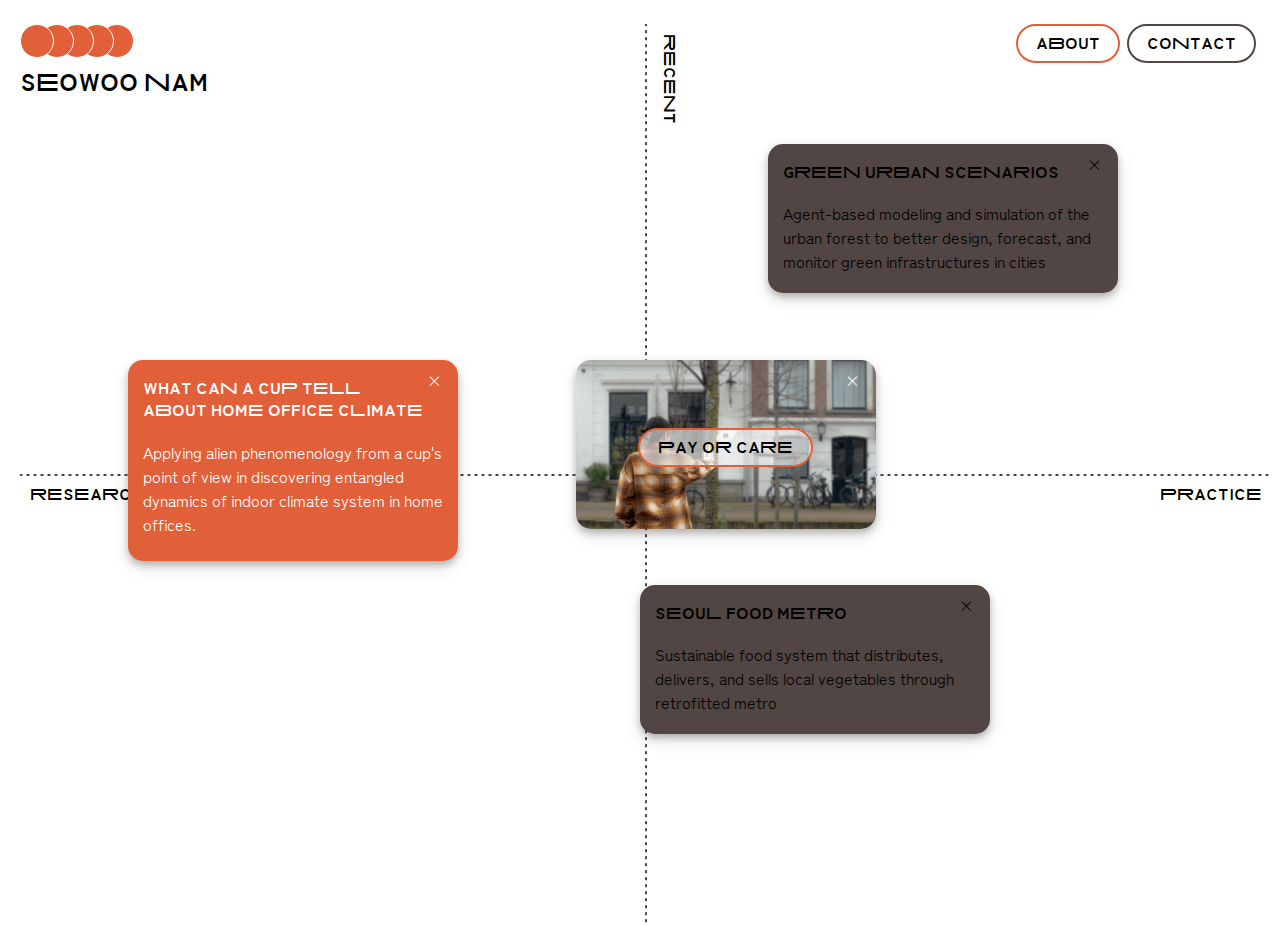
<file: index.html>
<!DOCTYPE html>
<html>
  <head>
    <meta charset="UTF-8" />
    <meta property="og:title" content="Seowoo Nam" />
    <meta
      name="description"
      content="Designer and researcher exploring designerly ways of engaging with emerging technologies"
    />
    <meta property="og:description" content="Exploring designerly ways of engaging with emerging technologies" />
    <meta
      name="keywords"
      content="Seowoo Nam, Seowoo, Nam Seowoo, Seowoo Nam Design, Seowoo Nam Research, Seowoo Nam Design Research, 남서우, 남서우 디자인"
    />
    <meta name="author" content="Seowoo Nam" />
    <meta name="viewport" content="width=device-width, initial-scale=1" />
    <meta http-equiv="X-UA-Compatible" content="IE=edge" />
    <meta name="google-site-verification" content="D0BuVNVs7YaLJCyhhFSKfqaNFLS1e9FZorOUpOtVxcQ" />
    <title>Seowoo Nam</title>

    <link rel="canonical" href="https://seowoonam.github.io" />
    <link rel="stylesheet" type="text/css" href="/assets/css/styles.css" />
    <link rel="stylesheet" href="/assets/css/index.css" />

    <!-- Global site tag (gtag.js) - Google Analytics -->
    <script async src="https://www.googletagmanager.com/gtag/js?id=G-RNXC8BPY1Q"></script>
    <script>
      window.dataLayer = window.dataLayer || [];
      function gtag() {
        dataLayer.push(arguments);
      }
      gtag('js', new Date());

      gtag('config', 'G-RNXC8BPY1Q');
    </script>
  </head>

  <body>
    <div style="position: relative">
      <div style="position: absolute">
        <div style="position: relative">
          <div class="colordot fifthdot"></div>
          <div class="colordot fourthdot"></div>
          <div class="colordot thirddot"></div>
          <div class="colordot seconddot"></div>
          <div class="colordot firstdot"></div>
          <div class="title" onclick="location.href='index.html'">SEOWOO NAM</div>
        </div>
      </div>
      <div class="coordinates">
        <div class="horizontal line">
          <p class="topverticalaxis">RECENT</p>
        </div>
        <div class="vertical line">
          <p class="lefthorizontalaxis">RESEARCH</p>
          <p class="righthorizontalaxis">PRACTICE</p>
        </div>
      </div>
    </div>
    <!-- You could probably position these buttons more easily if they live in a container like div or nav. -->
    <a href="about.html" class="button orangebutton" style="position: fixed; top: 20px; right: 156px">ABOUT</a>
    <a href="mailto:97seowoo@gmail.com" class="button graybutton" style="position: fixed; top: 20px; right: 20px"
      >CONTACT</a
    >

    <div class="box workcard" id="ei_2021">
      <img src="assets/images/pay_or_care_web.png" alt="Pay or Care" width="300" /><span class="close">&times;</span
      ><a
        href="https://studiolab.ide.tudelft.nl/studiolab/exploringinteractions/pay-or-care/"
        class="button orangetransparentbutton"
        style="position: absolute; top: 64px; left: 58px"
        >PAY OR CARE</a
      >
    </div>

    <div class="orange box writingcard" id="rm_2022">
      <p class="title">WHAT CAN A CUP TELL<br />ABOUT HOME OFFICE CLIMATE</p>
      <span class="close">&times;</span>Applying alien phenomenology from a cup's point of view in discovering entangled
      dynamics of indoor climate system in home offices.
    </div>

    <div class="gray box workcard" id="seoul_food_metro">
      <a class="box_link" href="https://vimeo.com/481393706">
        <p class="title">SEOUL FOOD METRO</p>
        <span class="close">&times;</span>Sustainable food system that distributes, delivers, and sells local vegetables
        through retrofitted metro</a
      >
    </div>

    <div class="gray box workcard" id="green_urban_scenarios">
      <a class="box_link" href="https://lucidmindsai.medium.com/green-urban-scenarios-298d75b100b4">
        <p class="title">GREEN URBAN SCENARIOS</p>
        <span class="close">&times;</span>Agent-based modeling and simulation of the urban forest to better design,
        forecast, and monitor green infrastructures in cities
      </a>
    </div>

    <!-- Scripts should generally go before </body> so that the page loads faster. -->
    <script src="/assets/lib/w3.js"></script>
    <script src="/assets/myScript.js"></script>
  </body>
</html>
</file>
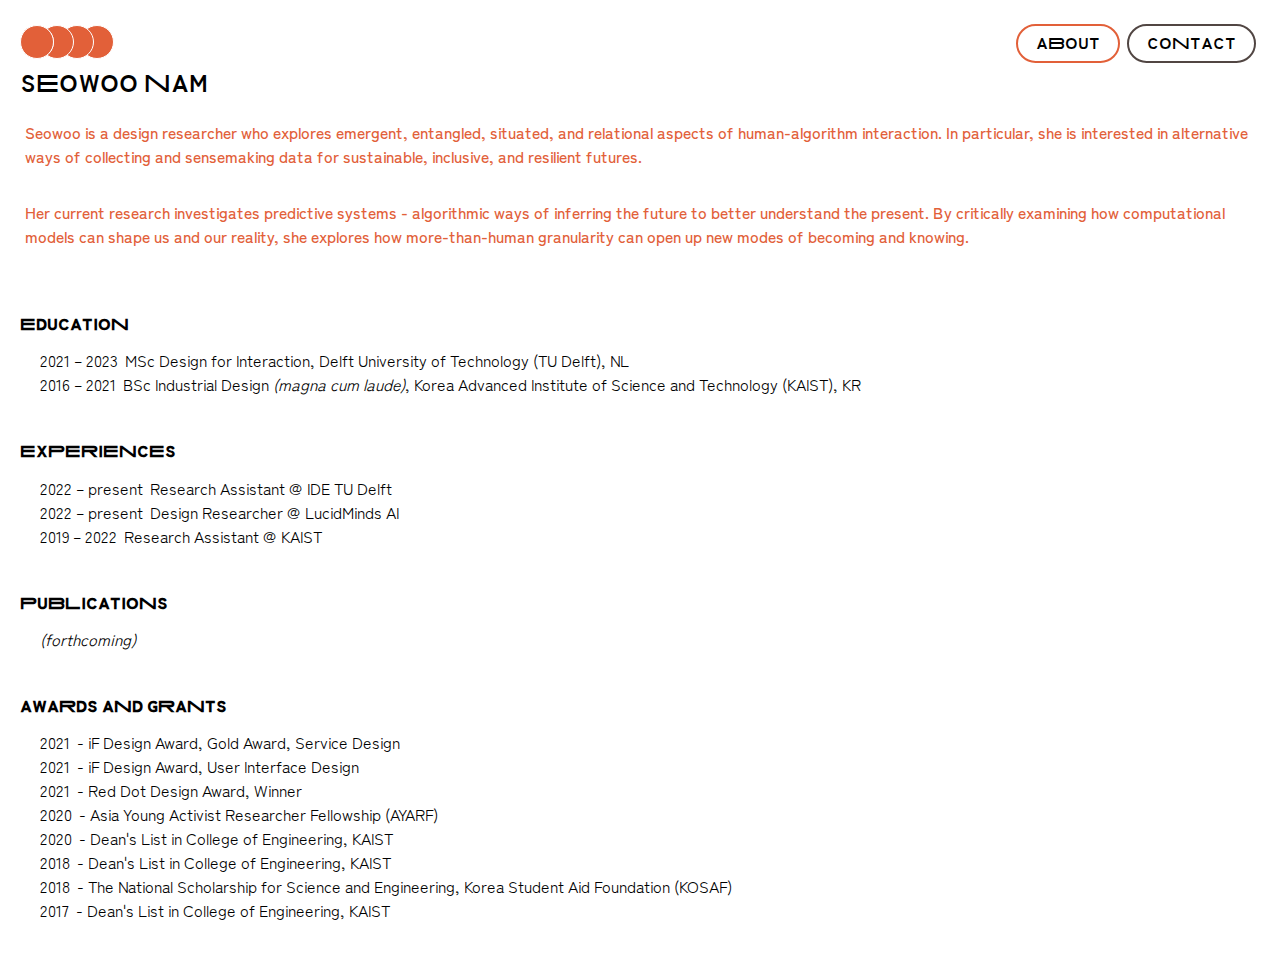
<file: about.html>
<!DOCTYPE html>
<html>

<head>
  <meta charset="UTF-8" />
  <meta name="viewport" content="width"="device-width," initial-scale="1.0" />
  <meta http-equiv="X-UA-Compatible" content="IE=edge" />
  <link rel="stylesheet" type="text/css" href="/assets/css/styles.css" />
  <title>About</title>
</head>

<body>
  <div w3-include-html="header.html"></div>
  <section class="about_me_container">
    <p>
      Seowoo is a design researcher who explores emergent, entangled, situated, and relational aspects of
      human-algorithm interaction. In particular, she is interested in alternative ways of collecting and sensemaking
      data for sustainable, inclusive, and resilient futures.
    </p>
    <p>
      Her current research investigates predictive systems - algorithmic ways of inferring the future to better
      understand the present. By critically examining how computational models can shape us and our reality, she
      explores how more-than-human granularity can open up new modes of becoming and knowing.
    </p>
  </section>

  <section class="about_section_container">
    <h2 class="about_section_head">EDUCATION</h2>
    <ul class="about_section_list">
      <li>
        <span class="year_range">2021 &ndash; 2023</span>
        MSc Design for Interaction, Delft University of Technology (TU Delft), NL
      </li>
      <li>
        <span class="year_range">2016 &ndash; 2021</span>
        BSc Industrial Design <em>(magna cum laude)</em>, Korea Advanced Institute of Science and Technology (KAIST),
        KR
      </li>
    </ul>
  </section>

  <section class="about_section_container">
    <h2 class="about_section_head">EXPERIENCES</h2>
    <ul class="about_section_list">
      <li><span class="year_range">2022 &ndash; present</span> Research Assistant @ IDE TU Delft</li>
      <li><span class="year_range">2022 &ndash; present</span> Design Researcher @ LucidMinds AI</li>
      <li><span class="year_range">2019 &ndash; 2022</span> Research Assistant @ KAIST</li>
    </ul>
  </section>

  <section class="about_section_container">
    <h2 class="about_section_head">PUBLICATIONS</h2>
    <ul class="about_section_list">
      <li><em>(forthcoming)</em></li>
    </ul>
  </section>

  <section class="about_section_container">
    <h2 class="about_section_head">AWARDS AND GRANTS</h2>
    <ul class="about_section_list">
      <li><span class="year_range">2021</span> - iF Design Award, Gold Award, Service Design</li>
      <li><span class="year_range">2021</span> - iF Design Award, User Interface Design</li>
      <li><span class="year_range">2021</span> - Red Dot Design Award, Winner</li>
      <li><span class="year_range">2020</span> - Asia Young Activist Researcher Fellowship (AYARF)</li>
      <li><span class="year_range">2020</span> - Dean's List in College of Engineering, KAIST<br /></li>
      <li><span class="year_range">2018</span> - Dean's List in College of Engineering, KAIST<br /></li>
      <li>
        <span class="year_range">2018</span> - The National Scholarship for Science and Engineering, Korea Student Aid
        Foundation (KOSAF)
      </li>
      <li><span class="year_range">2017</span> - Dean's List in College of Engineering, KAIST</li>
    </ul>
  </section>
  <script src="/assets/lib/w3.js"></script>
  <script>
    w3.includeHTML();
  </script>
</body>

</html>
</file>
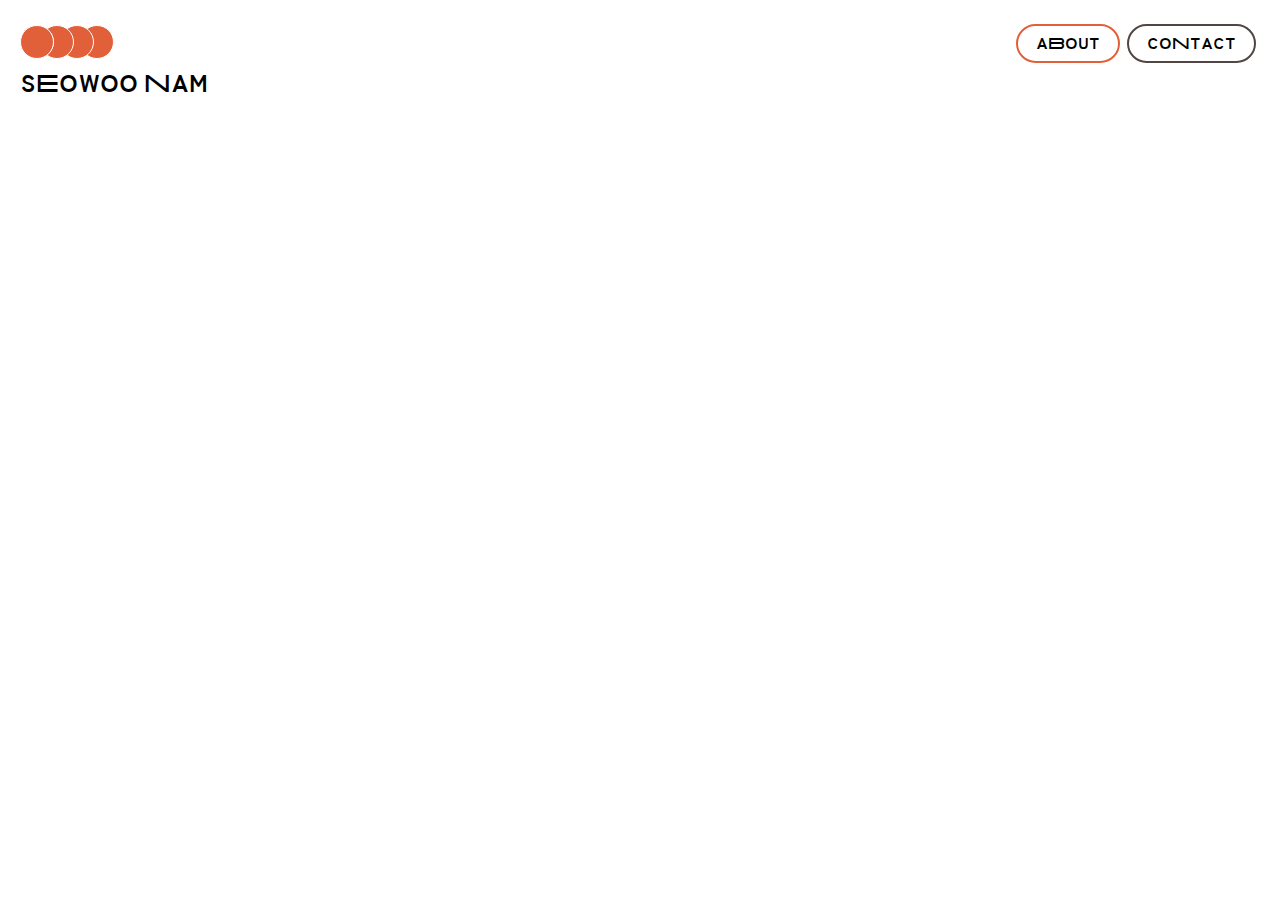
<file: header.html>
<!DOCTYPE html>
<html>
  <head>
    <meta charset="“UTF-8”" />
    <meta name="“viewport”" content="“width" ="device-width," initial-scale="1.0”" />
    <meta http-equiv="“X-UA-Compatible”" content="“ie" ="edge”" />
    <link rel="stylesheet" type="text/css" href="styles.css" />
    <link rel="preconnect" href="https://fonts.googleapis.com" />
    <link rel="preconnect" href="https://fonts.gstatic.com" crossorigin />
    <link
      href="https://fonts.googleapis.com/css2?family=DotGothic16&family=Zen+Kaku+Gothic+Antique:wght@300;400;500;700;900&family=Zen+Kaku+Gothic+New:wght@300;400;500;700;900&display=swap"
      rel="stylesheet"
    />
    <title>Header</title>
  </head>

  <body>
    <div style="margin-top: 25px">
      <div class="colordot fifthdot"></div>
      <div class="colordot fourthdot"></div>
      <div class="colordot thirddot"></div>
      <div class="colordot seconddot"></div>
      <div class="colordot firstdot"></div>
    </div>
    <div class="title" onclick="location.href ='index.html'">SEOWOO NAM</div>
    <a href="about.html" class="button orangebutton" style="position: fixed; top: 20px; right: 156px">ABOUT</a>
    <a href="mailto:97seowoo@gmail.com" class="button graybutton" style="position: fixed; top: 20px; right: 20px"
      >CONTACT</a
    >
  </body>
</html>
</file>
<file: assets/css/styles.css>
@import url('https://fonts.googleapis.com/css2?family=Zen+Kaku+Gothic+New:wght@300;400;500;700;900&display=swap');

@font-face {
  font-family: 'Seowoo';
  src: url('/assets/fonts/Seowoo.eot');
  src: url('/assets/fonts/Seowoo.eot?#iefix') format('embedded-opentype'),
    url('/assets/fonts/Seowoo.woff') format('woff'), url('/assets/fonts/Seowoo.woff2') format('woff2'),
    url('/assets/fonts/Seowoo.ttf') format('truetype'), url('/assets/fonts/Seowoo.svg#Seowoo') format('svg');
  font-weight: normal;
  font-style: normal;
}

body {
  font-family: 'Zen Kaku Gothic New', sans-serif;
  margin-left: 20px;
  text-align: left;
}

h1 {
  font-family: 'Seowoo', sans-serif;
  font-size: medium;
  margin-top: 20px;
  margin-left: 20px;
}

p {
  font-family: 'Zen Kaku Gothic New', sans-serif;
  font-size: medium;
}

p.title {
  padding-top: 0%;
  font-family: 'Seowoo', sans-serif;
  font-size: 16px;
  line-height: 140%;
}

/* unvisited link */
a:link {
  font-family: 'Zen Kaku Gothic New', sans-serif;
  color: black;
  cursor: pointer;
  text-decoration: none;
}

/* visited link */
a:visited {
  color: black;
  cursor: pointer;
  text-decoration: none;
}

/* mouse over link, selected link */
a:hover,
a:active {
  color: black;
  background-color: #e26039;
  cursor: pointer;
  text-decoration: none;
}

div.title {
  font-family: 'Seowoo', sans-serif;
  color: black;
  font-size: 1.5em;
  margin-top: 14px;
  text-decoration: none;
  user-select: none;
}

.hide {
  display: none;
  width: 320px;
}

div.title:hover + .hide {
  display: inline-block;
  color: #e26039;
}

div.title:hover {
  cursor: pointer;
}

.colordot {
  background-color: #e26039;
  border: 0.1em solid #ffffff;
  border-radius: 50%;
  height: 2em;
  width: 2em;
}

.firstdot {
  position: relative;
}

.seconddot {
  left: 1.25em;
  position: absolute;
}

.thirddot {
  left: 2.5em;
  position: absolute;
}

.fourthdot {
  left: 3.75em;
  position: absolute;
}

.fifthdot {
  left: 5em;
  position: absolute;
}

a.button {
  border: none;
  border-radius: 30px;
  font-family: 'Seowoo', sans-serif;
  padding: 10px 18px 7.25px;
  text-align: center;
  text-decoration: none;
  display: inline-block;
  font-size: 16px;
  margin: 4px;
  transition-duration: 0.4s;
  cursor: pointer;
}

a.filterbutton {
  border: none;
  border-radius: 30px;
  font-family: 'Seowoo', sans-serif;
  padding: 10px 18px 7.25px;
  text-align: center;
  text-decoration: none;
  display: inline-block;
  font-size: 16px;
  margin: 4px;
  transition-duration: 0.4s;
  cursor: pointer;
  background-color: rgb(81, 70, 67);
  color: white;
}

a.orangebutton {
  background-color: white;
  color: black;
  border: 2px solid #e26039;
}

a.orangebutton:hover {
  background-color: #e26039;
  color: white;
}

a.orangetransparentbutton {
  background-color: rgba(255, 255, 255, 0.6);
  color: black;
  border: 2px solid #e26039;
}

a.orangetransparentbutton:hover {
  background-color: #e26039;
  color: white;
}

a.graybutton {
  background-color: white;
  color: black;
  border: 2px solid #514643;
}

a.graybutton:hover {
  background-color: #514643;
  color: white;
  border: none;
}

#contentcard {
}

.box {
  border-radius: 15px;
  width: 300px;
  color: white;
  box-shadow: 0 4px 6px 0 rgba(0, 0, 0, 0.2), 0 6px 16px 0 rgba(0, 0, 0, 0.15);
  position: absolute;
  user-select: none;
}

.box img {
  vertical-align: bottom;
  border-radius: 15px;
}

@media only screen and (max-width: 768px) {
  .box {
    border-radius: 5px;
    width: 100%;
    color: white;
    box-shadow: 0 4px 6px 0 rgba(0, 0, 0, 0.2), 0 6px 16px 0 rgba(0, 0, 0, 0.15);
    position: absolute;
    user-select: none;
  }

  .box img {
    vertical-align: bottom;
    border-radius: 5px;
    width: 100%;
  }
}

.gray {
  padding: 20px 15px;
  padding-top: 3px;
  background-color: #514643;
}

.orange {
  padding: 25px 15px;
  padding-top: 3px;
  background-color: #e26039;
}

.close {
  cursor: pointer;
  position: absolute;
  top: 20px;
  right: 0%;
  padding: 12px 16px;
  transform: translate(0%, -50%);
}

/* .workcard {
}

.experimentcard {
}

.writingcard {
} */

.coordinates {
  z-index: -100;
}
p.topverticalaxis {
  writing-mode: vertical-lr;
  position: absolute;
  top: 10px;
  margin-left: 38px;
  font-family: 'Seowoo', sans-serif;
  font-size: 16px;
}

p.bottomverticalaxis {
  writing-mode: vertical-lr;
  position: absolute;
  bottom: 10px;
  margin-left: 38px;
  font-family: 'Seowoo', sans-serif;
  font-size: 16px;
}

p.lefthorizontalaxis {
  writing-mode: horizontal-tb;
  position: absolute;
  left: 10px;
  margin-top: 12px;
  font-family: 'Seowoo', sans-serif;
  font-size: 16px;
}

p.righthorizontalaxis {
  writing-mode: horizontal-tb;
  position: absolute;
  right: 10px;
  margin-top: 12px;
  font-family: 'Seowoo', sans-serif;
  font-size: 16px;
}

.coordinates {
  margin-top: 1.5em;
  position: relative;
  text-align: center;
  user-select: none;
}

div.line {
  padding: 36% 48%;
  position: absolute;
  top: 0%;
  left: 0%;
  right: 0%;
  user-select: none;
}

.horizontal {
  background-image: linear-gradient(to right, #514643 50%, rgba(81, 70, 67, 0) 0%);
  background-position: center;
  background-size: 7px 1.5px;
  background-repeat: repeat-x;
  display: inline;
}

.vertical {
  background-image: linear-gradient(to bottom, #514643 50%, rgba(81, 70, 67, 0) 0%);
  background-position: center;
  background-size: 1.5px 7px;
  background-repeat: repeat-y;
  display: inline;
}

/* Positioning each Project Card */
#ei_2021 {
  position: absolute;
  top: 40%;
  left: 45%;
  z-index: -1;
}

#rm_2022 {
  top: 40%;
  left: 10%;
  z-index: -2;
}

#seoul_food_metro {
  position: absolute;
  top: 65%;
  left: 50%;
  z-index: -2;
  width: 320px;
}

a.box_link:visited,
a.box_link:hover,
a.box_link:active {
  color: white;
  background-color: transparent;
}

#green_urban_scenarios {
  position: absolute;
  top: 16%;
  left: 60%;
  z-index: -2;
  width: 320px;
}

.about_me_container {
  padding: 5px;
  color: #e26039;
  font-weight: 500;
  margin-bottom: 2rem;
}

.about_me_container > p {
  margin-bottom: 2rem;
}

.about_section_container {
  margin-bottom: 3rem;
}

.about_section_head {
  font-family: 'Seowoo';
  font-size: 16px;
}

.about_section_list {
  padding: 0 20px;
  list-style: none;
  margin: 0;
}

span.year_range {
  margin-right: 3px;
}
</file>
<file: assets/css/index.css>
#header {
  background-color: white;
  height: 100px;
}

/*#nav {
      background-color: white;
      width: 200px;
      height: 800px;
      float: left;
    }*/

#section {
  width: 600px;
  text-align: left;
  float: left;
  padding: 10px;
}

#footer {
  background-color: white;
  height: 100px;
  clear: both;
}

#header,
#footer {
  text-align: center;
}

#footer {
  line-height: 100px;
}

#nav {
  line-height: 40px;
}
</file>
<file: styles.css>
@import url('https://fonts.googleapis.com/css2?family=Zen+Kaku+Gothic+New:wght@300;400;500;700;900&display=swap');

@font-face {
  font-family: 'Seowoo';
  src: url('fonts/Seowoo.eot');
  src: url('fonts/Seowoo.eot?#iefix') format('embedded-opentype'), url('fonts/Seowoo.woff') format('woff'),
    url('fonts/Seowoo.woff2') format('woff2'), url('fonts/Seowoo.ttf') format('truetype'),
    url('fonts/Seowoo.svg#Seowoo') format('svg');
  font-weight: normal;
  font-style: normal;
}

body {
  font-family: 'Zen Kaku Gothic New', sans-serif;
  margin-left: 20px;
  text-align: left;
}

h1 {
  font-family: 'Seowoo', sans-serif;
  font-size: medium;
  margin-top: 20px;
  margin-left: 20px;
}

p {
  font-family: 'Zen Kaku Gothic New', sans-serif;
  font-size: medium;
}

p.title {
  padding-top: 0%;
  font-family: 'Seowoo', sans-serif;
  font-size: 16px;
  line-height: 140%;
}

/* unvisited link */
a:link {
  font-family: 'Zen Kaku Gothic New', sans-serif;
  color: black;
  cursor: pointer;
  text-decoration: none;
}

/* visited link */
a:visited {
  color: black;
  cursor: pointer;
  text-decoration: none;
}

/* mouse over link, selected link */
a:hover,
a:active {
  color: black;
  background-color: #e26039;
  cursor: pointer;
  text-decoration: none;
}

div.title {
  font-family: 'Seowoo', sans-serif;
  color: black;
  font-size: 1.5em;
  margin-top: 14px;
  text-decoration: none;
  user-select: none;
}

.hide {
  display: none;
  width: 320px;
}

div.title:hover + .hide {
  display: inline-block;
  color: #e26039;
}

div.title:hover {
  cursor: pointer;
}

.colordot {
  background-color: #e26039;
  border: 0.1em solid #ffffff;
  border-radius: 50%;
  height: 2em;
  width: 2em;
}

.firstdot {
  position: relative;
}

.seconddot {
  left: 1.25em;
  position: absolute;
}

.thirddot {
  left: 2.5em;
  position: absolute;
}

.fourthdot {
  left: 3.75em;
  position: absolute;
}

.fifthdot {
  left: 5em;
  position: absolute;
}

a.button {
  border: none;
  border-radius: 30px;
  font-family: 'Seowoo', sans-serif;
  padding: 10px 18px 7.25px;
  text-align: center;
  text-decoration: none;
  display: inline-block;
  font-size: 16px;
  margin: 4px;
  transition-duration: 0.4s;
  cursor: pointer;
}

a.filterbutton {
  border: none;
  border-radius: 30px;
  font-family: 'Seowoo', sans-serif;
  padding: 10px 18px 7.25px;
  text-align: center;
  text-decoration: none;
  display: inline-block;
  font-size: 16px;
  margin: 4px;
  transition-duration: 0.4s;
  cursor: pointer;
  background-color: rgb(81, 70, 67);
  color: white;
}

a.orangebutton {
  background-color: white;
  color: black;
  border: 2px solid #e26039;
}

a.orangebutton:hover {
  background-color: #e26039;
  color: white;
}

a.orangetransparentbutton {
  background-color: rgba(255, 255, 255, 0.6);
  color: black;
  border: 2px solid #e26039;
}

a.orangetransparentbutton:hover {
  background-color: #e26039;
  color: white;
}

a.graybutton {
  background-color: white;
  color: black;
  border: 2px solid #514643;
}

a.graybutton:hover {
  background-color: #514643;
  color: white;
  border: none;
}

#contentcard {
}

.box {
  border-radius: 15px;
  width: 300px;
  color: white;
  box-shadow: 0 4px 6px 0 rgba(0, 0, 0, 0.2), 0 6px 16px 0 rgba(0, 0, 0, 0.15);
  position: absolute;
  user-select: none;
}

.box img {
  vertical-align: bottom;
  border-radius: 15px;
}

@media only screen and (max-width: 768px) {
  .box {
    border-radius: 5px;
    width: 100%;
    color: white;
    box-shadow: 0 4px 6px 0 rgba(0, 0, 0, 0.2), 0 6px 16px 0 rgba(0, 0, 0, 0.15);
    position: absolute;
    user-select: none;
  }

  .box img {
    vertical-align: bottom;
    border-radius: 5px;
    width: 100%;
  }
}

.gray {
  padding: 20px 15px;
  padding-top: 3px;
  background-color: #514643;
}

.orange {
  padding: 25px 15px;
  padding-top: 3px;
  background-color: #e26039;
}

.close {
  cursor: pointer;
  position: absolute;
  top: 20px;
  right: 0%;
  padding: 12px 16px;
  transform: translate(0%, -50%);
}

.workcard {
}

.experimentcard {
}

.writingcard {
}

p.topverticalaxis {
  writing-mode: vertical-lr;
  position: absolute;
  top: 10px;
  margin-left: 38px;
  font-family: 'Seowoo', sans-serif;
  font-size: 16px;
}

p.bottomverticalaxis {
  writing-mode: vertical-lr;
  position: absolute;
  bottom: 10px;
  margin-left: 38px;
  font-family: 'Seowoo', sans-serif;
  font-size: 16px;
}

p.lefthorizontalaxis {
  writing-mode: horizontal-tb;
  position: absolute;
  left: 10px;
  margin-top: 12px;
  font-family: 'Seowoo', sans-serif;
  font-size: 16px;
}

p.righthorizontalaxis {
  writing-mode: horizontal-tb;
  position: absolute;
  right: 10px;
  margin-top: 12px;
  font-family: 'Seowoo', sans-serif;
  font-size: 16px;
}

.coordinates {
  margin-top: 1.5em;
  position: relative;
  text-align: center;
  user-select: none;
}

div.line {
  padding: 36% 48%;
  position: absolute;
  top: 0%;
  left: 0%;
  right: 0%;
  user-select: none;
}

.horizontal {
  background-image: linear-gradient(to right, #514643 50%, rgba(81, 70, 67, 0) 0%);
  background-position: center;
  background-size: 7px 1.5px;
  background-repeat: repeat-x;
  display: inline;
}

.vertical {
  background-image: linear-gradient(to bottom, #514643 50%, rgba(81, 70, 67, 0) 0%);
  background-position: center;
  background-size: 1.5px 7px;
  background-repeat: repeat-y;
  display: inline;
}

.rmCup {
  top: 40%;
  left: 10%;
  z-index: -2;
}
</file>
